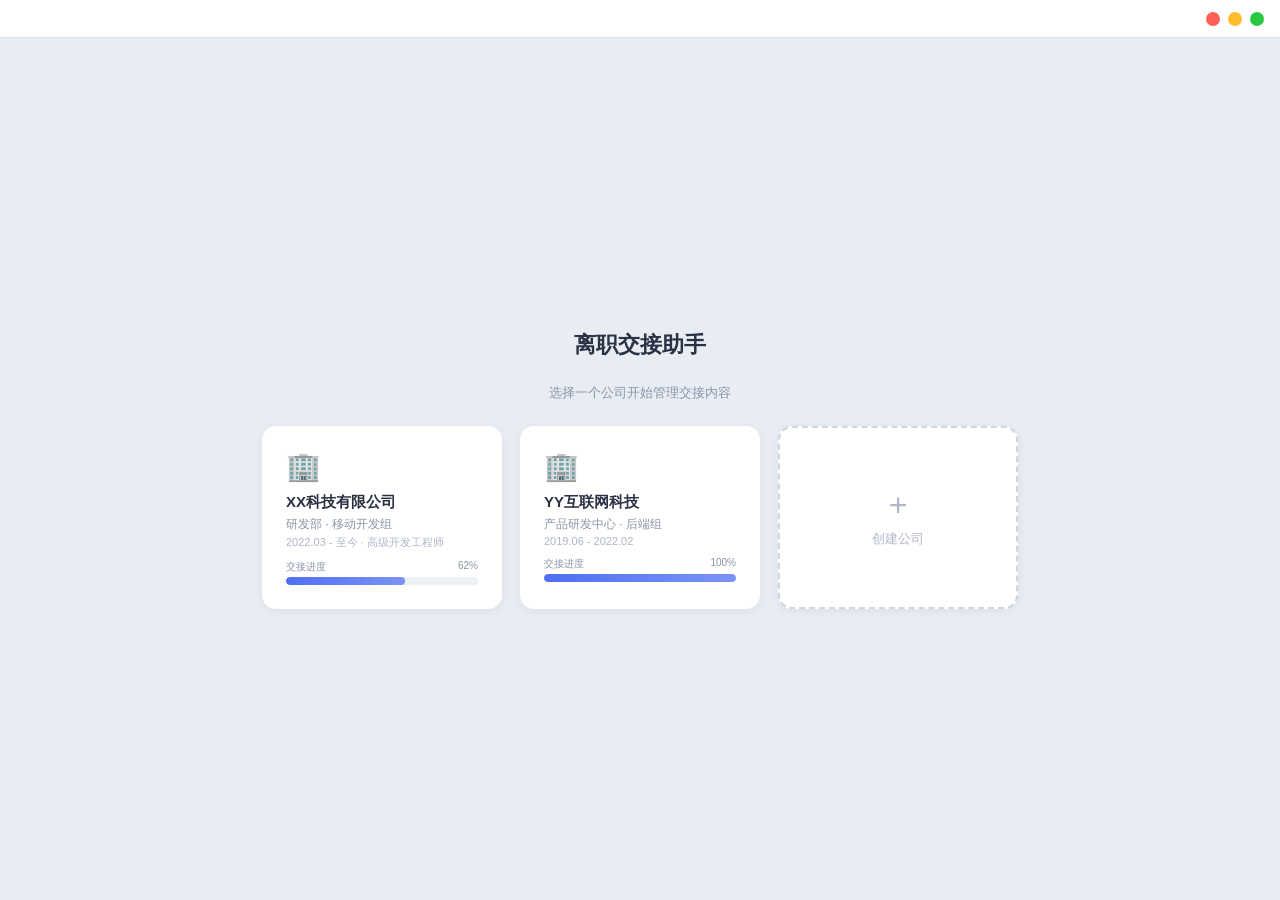
<file: prototype.html>
<!DOCTYPE html>
<html lang="zh-CN">
<head>
<meta charset="UTF-8">
<title>离职交接助手 - 原型 v4</title>
<style>
*{margin:0;padding:0;box-sizing:border-box}
body{font-family:"Segoe UI","Microsoft YaHei",sans-serif;background:#e8ecf3;height:100vh;overflow:hidden;font-size:var(--base-font,12px)}

/* 通用 */
.btn{padding:6px 14px;border-radius:6px;border:none;cursor:pointer;font-size:12px;display:inline-flex;align-items:center;gap:5px;transition:.15s}
.btn-primary{background:#4f6ef4;color:#fff}.btn-primary:hover{background:#3d5ae0}
.btn-outline{background:#fff;color:#4f6ef4;border:1px solid #4f6ef4}.btn-outline:hover{background:#f5f7ff}
.btn-success{background:#67c23a;color:#fff}.btn-success:hover{background:#5ab52e}
.btn-warning{background:#e6a23c;color:#fff}
.btn-sm{padding:4px 10px;font-size:11px}
.btn-ghost{background:transparent;color:#8c93a8;border:none;cursor:pointer;font-size:13px;padding:6px 10px;border-radius:6px}
.btn-ghost:hover{background:rgba(0,0,0,.04);color:#4f6ef4}

.tag{display:inline-block;padding:2px 7px;border-radius:4px;font-size:10px}
.tag-blue{background:#ecf2ff;color:#4f6ef4}.tag-green{background:#eef9e6;color:#67c23a}
.tag-orange{background:#fef6e6;color:#e6a23c}.tag-red{background:#fef0f0;color:#f56c6c}
.tag-gray{background:#f4f4f5;color:#909399}

.card{background:#fff;border-radius:14px;padding:22px;box-shadow:0 1px 6px rgba(0,0,0,.06);margin-bottom:16px}

table{width:100%;border-collapse:collapse}
th{text-align:left;font-size:11px;color:#8c93a8;padding:8px 10px;border-bottom:1px solid #f0f2f5;font-weight:500}
td{padding:10px;border-bottom:1px solid #f5f7fa;font-size:12px;color:#3c4257}
tr:hover td{background:#fafbfe}

.form-group{margin-bottom:12px}
.form-group label{display:block;font-size:12px;color:#3c4257;margin-bottom:4px;font-weight:500}
.form-group input,.form-group select,.form-group textarea{width:100%;padding:7px 10px;border:1px solid #dcdfe6;border-radius:6px;font-size:12px;outline:none}
.form-group input:focus,.form-group select:focus{border-color:#4f6ef4}
.form-group textarea{resize:vertical;min-height:60px}
.form-row{display:grid;grid-template-columns:1fr 1fr;gap:10px}

.modal-overlay{display:none;position:fixed;inset:0;background:rgba(0,0,0,.4);z-index:200;align-items:center;justify-content:center}
.modal-overlay.active{display:flex}
.modal{background:#fff;border-radius:14px;width:520px;max-height:85vh;overflow-y:auto;box-shadow:0 16px 48px rgba(0,0,0,.18)}
.modal-header{padding:16px 20px;border-bottom:1px solid #f0f2f5;display:flex;justify-content:space-between;align-items:center}
.modal-header h3{font-size:15px;color:#2c3143}
.modal-close{background:none;border:none;font-size:20px;cursor:pointer;color:#8c93a8}
.modal-body{padding:20px}
.modal-footer{padding:12px 20px;border-top:1px solid #f0f2f5;display:flex;justify-content:flex-end;gap:8px}

.toggle-row{display:flex;justify-content:space-between;align-items:center;padding:10px 0}
.toggle-row .toggle-label{font-size:12px;color:#3c4257}
.toggle-row .toggle-label small{display:block;color:#8c93a8;font-size:11px;margin-top:2px}
.toggle{width:38px;height:20px;background:#dcdfe6;border-radius:10px;position:relative;cursor:pointer;transition:.2s}
.toggle.on{background:#4f6ef4}
.toggle::after{content:'';position:absolute;top:2px;left:2px;width:16px;height:16px;background:#fff;border-radius:50%;transition:left .2s;box-shadow:0 1px 3px rgba(0,0,0,.15)}
.toggle.on::after{left:20px}

.ai-config-area{background:#f8f9fc;border-radius:8px;padding:16px;margin-top:8px;border:1px dashed #dcdfe6}
.ai-config-area .note{font-size:11px;color:#e6a23c;margin-bottom:10px;display:flex;align-items:center;gap:5px}
.empty-hint{font-size:11px;color:#8c93a8;margin-top:4px;font-style:italic}
.setting-section{margin-bottom:22px}
.setting-section .section-title{font-size:14px;font-weight:600;color:#2c3143;margin-bottom:12px;padding-bottom:8px;border-bottom:1px solid #f0f2f5}

.progress-bar{height:8px;background:#edf0f5;border-radius:4px;overflow:hidden}
.progress-bar .fill{height:100%;border-radius:4px;background:linear-gradient(90deg,#4f6ef4,#7b93f7)}

.checklist{list-style:none}
.checklist li{padding:6px 0;display:flex;align-items:center;gap:8px;font-size:12px;color:#3c4257;border-bottom:1px solid #fafbfe}
.checklist li input[type="checkbox"]{accent-color:#4f6ef4}

/* ============================================================ */
/* 第一层：公司选择                                              */
/* ============================================================ */
.company-page{display:flex;flex-direction:column;height:100vh;background:#e8ecf3}
.company-page.hidden{display:none}

.win-titlebar{height:38px;background:#fff;display:flex;align-items:center;justify-content:flex-end;padding:0 16px;border-bottom:1px solid #e0e3ea;flex-shrink:0}
.win-dots{display:flex;gap:8px}
.win-dots span{width:14px;height:14px;border-radius:50%}
.win-dots .d-red{background:#ff5f57}.win-dots .d-yel{background:#febc2e}.win-dots .d-grn{background:#28c840}

.company-body{flex:1;display:flex;flex-direction:column;align-items:center;justify-content:center;gap:24px;padding:40px}
.company-body h1{font-size:22px;color:#2c3143;font-weight:700}
.company-body p{font-size:13px;color:#8c93a8}
.company-grid{display:flex;gap:18px;flex-wrap:wrap;justify-content:center}
.company-card{width:240px;background:#fff;border-radius:14px;padding:22px;cursor:pointer;transition:.2s;box-shadow:0 2px 10px rgba(0,0,0,.06);border:2px solid transparent}
.company-card:hover{border-color:#4f6ef4;box-shadow:0 6px 20px rgba(79,110,244,.12);transform:translateY(-3px)}
.company-card .cc-icon{font-size:28px;margin-bottom:10px}
.company-card .cc-name{font-size:15px;font-weight:600;color:#2c3143;margin-bottom:4px}
.company-card .cc-dept{font-size:12px;color:#8c93a8;margin-bottom:2px}
.company-card .cc-time{font-size:11px;color:#b0b5c8}
.company-card .cc-progress{margin-top:10px}
.company-card .cc-progress .prog-label{font-size:10px;color:#8c93a8;margin-bottom:3px;display:flex;justify-content:space-between}
.company-card.add{border:2px dashed #d0d5e2;display:flex;flex-direction:column;align-items:center;justify-content:center;color:#b0b5c8;min-height:150px}
.company-card.add:hover{border-color:#4f6ef4;color:#4f6ef4}
.company-card.add .add-icon{font-size:32px;margin-bottom:6px}

/* ============================================================ */
/* 第二层：工作区                                                */
/* ============================================================ */
.workspace{display:none;flex-direction:column;height:100vh;background:#e8ecf3}
.workspace.active{display:flex}

/* 标题栏 */
.ws-titlebar{height:38px;background:#fff;display:flex;align-items:center;padding:0 16px;border-bottom:1px solid #e0e3ea;flex-shrink:0}
.ws-titlebar .ws-left{flex:1;display:flex;align-items:center;gap:12px}
.ws-titlebar .ws-company{font-size:14px;font-weight:600;color:#2c3143}
.ws-titlebar .ws-right{display:flex;align-items:center;gap:10px}
.ai-dot{width:8px;height:8px;border-radius:50%}
.ai-dot.off{background:#c0c4cc}.ai-dot.on{background:#67c23a}
.ai-label{font-size:11px;color:#8c93a8}
.settings-btn{width:32px;height:32px;border-radius:8px;background:#f5f7fa;border:none;cursor:pointer;font-size:16px;display:flex;align-items:center;justify-content:center;transition:.15s}
.settings-btn:hover{background:#ecf2ff}

/* 返回键行 */
.back-bar{height:36px;background:#fff;border-bottom:1px solid #e0e3ea;display:flex;align-items:center;padding:0 16px;flex-shrink:0}
.back-btn{font-size:12px;color:#4f6ef4;cursor:pointer;display:flex;align-items:center;gap:4px;padding:4px 10px;border-radius:6px;transition:.15s}
.back-btn:hover{background:#f5f7ff}
.back-btn .back-company{color:#8c93a8;font-size:11px;margin-left:4px}

/* 滚动内容 */
.ws-content{flex:1;overflow-y:auto;padding:20px 28px 40px;scroll-behavior:smooth}

/* === 倒计时 + 操作 === */
.top-area{display:flex;gap:16px;margin-bottom:18px}
.countdown-box{flex:1;background:linear-gradient(135deg,#4f6ef4,#7b93f7);border-radius:14px;padding:22px 28px;color:#fff;display:flex;align-items:center;justify-content:space-between}
.cd-left .cd-label{font-size:11px;opacity:.75;margin-bottom:2px}
.cd-left .cd-big{font-size:44px;font-weight:800;line-height:1}
.cd-left .cd-unit{font-size:15px;font-weight:400;opacity:.7}
.cd-right{text-align:right}
.cd-right .cd-date{font-size:13px;opacity:.9}
.cd-right .cd-sub{font-size:11px;opacity:.55;margin-top:3px}
.export-btn-box{width:200px;background:#fff;border-radius:14px;padding:18px;box-shadow:0 1px 6px rgba(0,0,0,.06);display:flex;align-items:center;justify-content:center}
.export-btn{width:100%;padding:16px;border-radius:12px;background:linear-gradient(135deg,#67c23a,#85ce61);color:#fff;font-size:15px;font-weight:700;border:none;cursor:pointer;text-align:center;transition:.15s;letter-spacing:1px}
.export-btn:hover{transform:scale(1.02);box-shadow:0 6px 16px rgba(103,194,58,.35)}

/* === 统计 === */
.stat-row{display:grid;grid-template-columns:repeat(4,1fr);gap:12px;margin-bottom:18px}
.stat-card{background:#fff;border-radius:10px;padding:14px 16px;box-shadow:0 1px 4px rgba(0,0,0,.04)}
.stat-card .label{font-size:11px;color:#8c93a8;margin-bottom:4px}
.stat-card .value{font-size:22px;font-weight:700;color:#2c3143}
.stat-card .sub{font-size:11px;margin-top:2px}

/* === 入口卡片（项目/文档/交接） === */
.entry-card{background:#fff;border-radius:14px;padding:20px 22px;box-shadow:0 1px 6px rgba(0,0,0,.06);margin-bottom:14px;cursor:pointer;transition:.15s;border:1px solid #f0f2f5;display:flex;align-items:center;justify-content:space-between}
.entry-card:hover{border-color:#4f6ef4;box-shadow:0 4px 16px rgba(79,110,244,.1);transform:translateY(-1px)}
.entry-left{display:flex;align-items:center;gap:16px}
.entry-icon{font-size:28px}
.entry-info .entry-title{font-size:15px;font-weight:600;color:#2c3143;margin-bottom:4px}
.entry-info .entry-desc{font-size:12px;color:#8c93a8}
.entry-right{display:flex;align-items:center;gap:8px}
.entry-arrow{font-size:14px;color:#c0c6d8}

/* === 子页面 === */
.sub-page{display:none}
.sub-page.active{display:block}
.sub-header{display:flex;align-items:center;justify-content:space-between;margin-bottom:18px}
.sub-header h2{font-size:17px;color:#2c3143}

/* 项目卡片列表 */
.proj-card{background:#fff;border-radius:12px;box-shadow:0 1px 4px rgba(0,0,0,.04);overflow:hidden;border:1px solid #f0f2f5;margin-bottom:10px;transition:.15s}
.proj-card:hover{box-shadow:0 3px 12px rgba(0,0,0,.08)}
.proj-header{padding:14px 18px;display:flex;justify-content:space-between;align-items:center;cursor:pointer}
.proj-header:hover{background:#fafbfe}
.proj-header .ph-left{display:flex;align-items:center;gap:10px}
.proj-header .ph-name{font-size:14px;font-weight:600;color:#2c3143}
.proj-header .ph-arrow{font-size:12px;color:#c0c6d6;transition:transform .2s}
.proj-card.open .ph-arrow{transform:rotate(90deg)}
.proj-body{display:none;border-top:1px solid #f0f2f5;padding:18px;background:#fafbfe}
.proj-card.open .proj-body{display:block}

/* Git流程 */
.git-flow{display:flex;flex-direction:column;gap:4px}
.git-step{display:flex;align-items:center;gap:8px}
.git-num{width:20px;height:20px;background:#4f6ef4;color:#fff;border-radius:50%;font-size:9px;display:flex;align-items:center;justify-content:center;flex-shrink:0}
.git-cmd{background:#1e1e2e;color:#a6e3a1;font-family:monospace;font-size:11px;padding:5px 10px;border-radius:5px;flex:1}
.git-desc{font-size:10px;color:#8c93a8;flex-shrink:0;min-width:70px}
.git-conn{width:20px;display:flex;justify-content:center}
.git-conn::before{content:'│';color:#dcdfe6;font-size:11px}

/* 文档卡片 */
.doc-card{background:#fff;border-radius:10px;padding:14px 16px;box-shadow:0 1px 3px rgba(0,0,0,.04);display:flex;align-items:center;justify-content:space-between;border:1px solid #f0f2f5;margin-bottom:8px;transition:.15s}
.doc-card:hover{border-color:#4f6ef4}
.doc-left{display:flex;align-items:center;gap:12px}
.doc-icon{font-size:24px}
.doc-info .doc-name{font-size:13px;font-weight:600;color:#2c3143}
.doc-info .doc-meta{font-size:11px;color:#8c93a8;margin-top:2px}

/* Tab */
.tabs{display:flex;border-bottom:2px solid #f0f2f5;margin-bottom:16px;gap:0}
.tab-item{padding:10px 20px;font-size:13px;color:#8c93a8;cursor:pointer;border-bottom:2px solid transparent;margin-bottom:-2px;transition:.15s}
.tab-item:hover{color:#4f6ef4}
.tab-item.active{color:#4f6ef4;border-bottom-color:#4f6ef4;font-weight:600}
.tab-panel{display:none}
.tab-panel.active{display:block}

/* 报告弹窗 */
.report-checks{display:grid;grid-template-columns:1fr 1fr;gap:8px}
.report-check{border:1px solid #e4e7ed;border-radius:8px;padding:10px 12px;display:flex;align-items:center;gap:8px;cursor:pointer;transition:.15s}
.report-check:hover{border-color:#4f6ef4;background:#f5f7ff}
.report-check input{accent-color:#4f6ef4;width:15px;height:15px}
.report-check .rc-title{font-size:12px;font-weight:500;color:#2c3143}
.report-check .rc-desc{font-size:10px;color:#8c93a8;margin-top:1px}

/* 时间线 */
.timeline{position:relative;padding-left:24px}
.timeline::before{content:'';position:absolute;left:8px;top:0;bottom:0;width:2px;background:#e4e7ed}
.tl-item{position:relative;padding:0 0 16px}
.tl-item::before{content:'';position:absolute;left:-18px;top:4px;width:10px;height:10px;border-radius:50%;background:#4f6ef4;border:2px solid #fff;box-shadow:0 0 0 2px #4f6ef4}
.tl-item.done::before{background:#67c23a;box-shadow:0 0 0 2px #67c23a}
.tl-item .tl-date{font-size:11px;color:#8c93a8}
.tl-item .tl-content{font-size:12px;color:#2c3143;margin-top:2px}

/* 返回顶部 */
.back-top{position:fixed;right:30px;bottom:30px;width:40px;height:40px;background:#4f6ef4;color:#fff;border-radius:50%;border:none;cursor:pointer;font-size:16px;display:none;align-items:center;justify-content:center;box-shadow:0 4px 12px rgba(79,110,244,.3);z-index:50;transition:.2s}
.back-top:hover{transform:translateY(-2px)}
.back-top.show{display:flex}
</style>
</head>
<body>

<!-- ==================== 第一层：公司选择 ==================== -->
<div class="company-page" id="companyPage">
    <div class="win-titlebar">
        <div class="win-dots"><span class="d-red"></span><span class="d-yel"></span><span class="d-grn"></span></div>
    </div>
    <div class="company-body">
        <h1>离职交接助手</h1>
        <p>选择一个公司开始管理交接内容</p>
        <div class="company-grid">
            <div class="company-card" onclick="enterWorkspace('XX科技有限公司')">
                <div class="cc-icon">🏢</div>
                <div class="cc-name">XX科技有限公司</div>
                <div class="cc-dept">研发部 · 移动开发组</div>
                <div class="cc-time">2022.03 - 至今 · 高级开发工程师</div>
                <div class="cc-progress">
                    <div class="prog-label"><span>交接进度</span><span>62%</span></div>
                    <div class="progress-bar"><div class="fill" style="width:62%"></div></div>
                </div>
            </div>
            <div class="company-card" onclick="enterWorkspace('YY互联网科技')">
                <div class="cc-icon">🏢</div>
                <div class="cc-name">YY互联网科技</div>
                <div class="cc-dept">产品研发中心 · 后端组</div>
                <div class="cc-time">2019.06 - 2022.02</div>
                <div class="cc-progress">
                    <div class="prog-label"><span>交接进度</span><span>100%</span></div>
                    <div class="progress-bar"><div class="fill" style="width:100%"></div></div>
                </div>
            </div>
            <div class="company-card add" onclick="openModal('companyModal')">
                <div class="add-icon">+</div>
                <div style="font-size:13px">创建公司</div>
            </div>
        </div>
    </div>
</div>

<!-- ==================== 第二层：工作区 ==================== -->
<div class="workspace" id="workspace">
    <!-- 标题栏 -->
    <div class="ws-titlebar">
        <div class="ws-left">
            <span class="ws-company" id="wsCompanyName">XX科技有限公司</span>
        </div>
        <div class="ws-right">
            <div class="ai-dot off" id="aiDot"></div>
            <span class="ai-label" id="aiLabel">AI 未配置</span>
            <button class="settings-btn" onclick="openModal('settingsModal')" title="设置">⚙</button>
            <div class="win-dots"><span class="d-red"></span><span class="d-yel"></span><span class="d-grn"></span></div>
        </div>
    </div>
    <!-- 返回键行 -->
    <div class="back-bar">
        <div class="back-btn" onclick="goHome()">← 返回<span class="back-company" id="backHint"></span></div>
    </div>

    <!-- 滚动内容 -->
    <div class="ws-content" id="wsContent">

        <!-- ========== 主页 ========== -->
        <div class="sub-page active" id="page-home">
            <!-- 倒计时 + 生成报告 -->
            <div class="top-area">
                <div class="countdown-box">
                    <div class="cd-left">
                        <div class="cd-label">距离离职还有</div>
                        <div class="cd-big">38 <span class="cd-unit">天</span></div>
                    </div>
                    <div class="cd-right">
                        <div class="cd-date">📅 离职日期：2026-06-15</div>
                        <div class="cd-sub">剩余 5 周 3 天</div>
                    </div>
                </div>
                <div class="export-btn-box">
                    <button class="export-btn" onclick="openModal('reportModal')">📋<br>生成报告</button>
                </div>
            </div>

            <!-- 统计 -->
            <div class="stat-row">
                <div class="stat-card"><div class="label">项目数量</div><div class="value">3</div><div class="sub" style="color:#67c23a">1个进行中</div></div>
                <div class="stat-card"><div class="label">待办事项</div><div class="value">5</div><div class="sub" style="color:#e6a23c">2个未完成</div></div>
                <div class="stat-card"><div class="label">账号数量</div><div class="value">4</div><div class="sub" style="color:#e6a23c">2个待交接</div></div>
                <div class="stat-card"><div class="label">交接进度</div><div class="value">62%</div><div class="progress-bar" style="margin-top:6px"><div class="fill" style="width:62%"></div></div></div>
            </div>

            <!-- 项目管理入口卡片 -->
            <div class="entry-card" onclick="goPage('page-project')">
                <div class="entry-left">
                    <div class="entry-icon">📁</div>
                    <div class="entry-info">
                        <div class="entry-title">项目管理</div>
                        <div class="entry-desc">3个项目 · 用户中心、商城模块、推送服务</div>
                    </div>
                </div>
                <div class="entry-right"><span class="entry-arrow">▶</span></div>
            </div>

            <!-- 交接信息入口卡片 -->
            <div class="entry-card" onclick="goPage('page-handover')">
                <div class="entry-left">
                    <div class="entry-icon">🔄</div>
                    <div class="entry-info">
                        <div class="entry-title">交接信息</div>
                        <div class="entry-desc">账号交接 · 待办事项 · 联系人 · 交接日程</div>
                    </div>
                </div>
                <div class="entry-right"><span class="entry-arrow">▶</span></div>
            </div>
        </div>

        <!-- ========== 项目管理子页面 ========== -->
        <div class="sub-page" id="page-project">
            <div class="sub-header">
                <h2>📁 项目管理</h2>
                <div style="display:flex;gap:8px">
                    <button class="btn btn-outline" onclick="alert('演示：将项目清单导出为独立HTML文件')">导出HTML</button>
                    <button class="btn btn-primary" onclick="openModal('moduleModal')">+ 添加模块</button>
                </div>
            </div>

            <!-- 模块1：Android 应用 -->
            <div class="proj-card open" id="mod1">
                <div class="proj-header" onclick="toggleProj('mod1')">
                    <div class="ph-left"><span class="ph-name">📂 Android 应用</span><span class="tag tag-gray">2个项目</span></div>
                    <span class="ph-arrow">▶</span>
                </div>
                <div class="proj-body">
                    <!-- 模块内的项目列表 -->
                    <div style="display:flex;justify-content:flex-end;gap:6px;margin-bottom:10px"><button class="btn btn-primary btn-sm" onclick="openModal('projectModal')">+ 添加项目</button><button class="btn btn-outline btn-sm" onclick="openModal('moduleModal')">+ 添加子模块</button></div>

                    <!-- 项目：用户中心 -->
                    <div class="proj-card open" id="proj1" style="margin-bottom:10px">
                        <div class="proj-header" onclick="toggleProj('proj1')">
                            <div class="ph-left"><span class="ph-name">📱 用户中心</span><span class="tag tag-green">v2.1 已完成</span></div>
                            <span class="ph-arrow">▶</span>
                        </div>
                        <div class="proj-body">
                            <div class="form-group">
                                <label>项目地址</label>
                                <div style="display:flex;gap:6px">
                                    <input value="D:\Projects\android\user-center" readonly style="flex:1">
                                    <button class="btn btn-outline btn-sm">📁 浏览</button>
                                </div>
                            </div>
                            <div style="display:flex;gap:6px;margin-bottom:12px;flex-wrap:wrap">
                                <button class="btn btn-primary btn-sm" onclick="autoFill('tech1')">🤖 生成技术栈</button>
                                <button class="btn btn-primary btn-sm" onclick="autoFill('git1')">🤖 生成Git地址</button>
                                <button class="btn btn-primary btn-sm" onclick="autoFill('desc1')">🤖 生成简介</button>
                                <button class="btn btn-success btn-sm">🤖 一键全部生成</button>
                            </div>
                            <div class="form-row">
                                <div class="form-group"><label>技术栈</label><input id="tech1" value="Kotlin, MVVM, Room, Retrofit, Hilt"></div>
                                <div class="form-group"><label>Git 地址</label><input id="git1" value="https://git.xx.com/android/user-center.git"></div>
                            </div>
                            <div class="form-group"><label>简介</label><textarea id="desc1">用户注册、登录、个人信息管理、权限管理等核心功能。MVVM架构，Kotlin语言开发。</textarea></div>
                            <div style="display:flex;gap:6px;margin-bottom:14px">
                                <button class="btn btn-primary btn-sm">🤖 AI生成交接文档</button>
                                <span style="font-size:11px;color:#8c93a8;display:flex;align-items:center">→ 保存至 项目地址/jiaojie/交接文档.md</span>
                            </div>
                            <!-- Git操作 -->
                            <div style="background:#fff;border:1px solid #e4e7ed;border-radius:10px;padding:14px">
                                <div style="font-size:12px;font-weight:600;color:#2c3143;margin-bottom:8px">🔀 Git 操作</div>
                                <div style="font-size:11px;color:#3c4257;font-weight:600;margin-bottom:6px">最近提交</div>
                                <div style="background:#f5f7fa;border-radius:6px;padding:8px 10px;font-family:monospace;font-size:11px;line-height:1.8;margin-bottom:10px">
                                    <div><span style="color:#67c23a">a3f2c1d</span> feat: 用户权限模块重构 <span style="color:#b0b5c8">— 2小时前</span></div>
                                    <div><span style="color:#67c23a">b7e4a90</span> fix: Token刷新问题 <span style="color:#b0b5c8">— 昨天</span></div>
                                    <div><span style="color:#67c23a">c1d8f33</span> docs: API对接文档 <span style="color:#b0b5c8">— 3天前</span></div>
                                </div>
                                <div style="font-size:11px;color:#3c4257;font-weight:600;margin-bottom:6px">命令流程</div>
                                <div class="git-flow">
                                    <div class="git-step"><div class="git-num">1</div><div class="git-cmd">git status</div><div class="git-desc">查看状态</div><button class="btn btn-ghost btn-sm" style="font-size:10px;padding:2px 6px">✏️</button><button class="btn btn-ghost btn-sm" style="font-size:10px;padding:2px 6px;color:#f56c6c">✕</button></div>
                                    <div class="git-conn"></div>
                                    <div class="git-step"><div class="git-num">2</div><div class="git-cmd">git add .</div><div class="git-desc">暂存修改</div><button class="btn btn-ghost btn-sm" style="font-size:10px;padding:2px 6px">✏️</button><button class="btn btn-ghost btn-sm" style="font-size:10px;padding:2px 6px;color:#f56c6c">✕</button></div>
                                    <div class="git-conn"></div>
                                    <div class="git-step"><div class="git-num">3</div><div class="git-cmd">git commit -m "feat: 完成交接"</div><div class="git-desc">本地提交</div><button class="btn btn-ghost btn-sm" style="font-size:10px;padding:2px 6px">✏️</button><button class="btn btn-ghost btn-sm" style="font-size:10px;padding:2px 6px;color:#f56c6c">✕</button></div>
                                    <div class="git-conn"></div>
                                    <div class="git-step"><div class="git-num">4</div><div class="git-cmd">git push origin handover</div><div class="git-desc">推送远程</div><button class="btn btn-ghost btn-sm" style="font-size:10px;padding:2px 6px">✏️</button><button class="btn btn-ghost btn-sm" style="font-size:10px;padding:2px 6px;color:#f56c6c">✕</button></div>
                                </div>
                                <button class="btn btn-outline btn-sm" style="margin-top:8px">+ 添加命令</button>
                                <div style="display:flex;gap:6px;margin-top:10px">
                                    <button class="btn btn-success btn-sm">▶ 逐步执行</button>
                                    <button class="btn btn-warning btn-sm">⚡ 一键执行</button>
                                    <button class="btn btn-outline btn-sm">💾 保存模板</button>
                                </div>
                            </div>
                        </div>
                    </div>

                    <!-- 项目：商城模块 -->
                    <div class="proj-card" id="proj2">
                        <div class="proj-header" onclick="toggleProj('proj2')">
                            <div class="ph-left"><span class="ph-name">🛒 商城模块</span><span class="tag tag-orange">v1.5 进行中</span></div>
                            <span class="ph-arrow">▶</span>
                        </div>
                        <div class="proj-body">
                            <div class="form-group">
                                <label>项目地址</label>
                                <div style="display:flex;gap:6px">
                                    <input value="D:\Projects\android\mall" readonly style="flex:1">
                                    <button class="btn btn-outline btn-sm">📁 浏览</button>
                                </div>
                            </div>
                            <div style="display:flex;gap:6px;margin-bottom:12px;flex-wrap:wrap">
                                <button class="btn btn-primary btn-sm" onclick="autoFill('tech2')">🤖 生成技术栈</button>
                                <button class="btn btn-primary btn-sm" onclick="autoFill('git2')">🤖 生成Git地址</button>
                                <button class="btn btn-primary btn-sm" onclick="autoFill('desc2')">🤖 生成简介</button>
                                <button class="btn btn-success btn-sm">🤖 一键全部生成</button>
                            </div>
                            <div class="form-row">
                                <div class="form-group"><label>技术栈</label><input id="tech2" value="" placeholder="点击上方按钮自动生成"></div>
                                <div class="form-group"><label>Git 地址</label><input id="git2" value="" placeholder="点击上方按钮自动生成"></div>
                            </div>
                            <div class="form-group"><label>简介</label><textarea id="desc2" placeholder="点击上方按钮自动生成"></textarea></div>
                        </div>
                    </div>
                </div>
            </div>

            <!-- 模块2：后端服务 -->
            <div class="proj-card" id="mod2">
                <div class="proj-header" onclick="toggleProj('mod2')">
                    <div class="ph-left"><span class="ph-name">📂 后端服务</span><span class="tag tag-gray">1个项目</span></div>
                    <span class="ph-arrow">▶</span>
                </div>
                <div class="proj-body">
                    <div style="display:flex;justify-content:flex-end;gap:6px;margin-bottom:10px"><button class="btn btn-primary btn-sm" onclick="openModal('projectModal')">+ 添加项目</button><button class="btn btn-outline btn-sm" onclick="openModal('moduleModal')">+ 添加子模块</button></div>
                    <div class="proj-card" id="proj3">
                        <div class="proj-header" onclick="toggleProj('proj3')">
                            <div class="ph-left"><span class="ph-name">🔔 推送服务</span><span class="tag tag-green">v3.0 已完成</span></div>
                            <span class="ph-arrow">▶</span>
                        </div>
                        <div class="proj-body">
                            <div class="form-group">
                                <label>项目地址</label>
                                <div style="display:flex;gap:6px">
                                    <input value="/server/push-service" readonly style="flex:1">
                                    <button class="btn btn-outline btn-sm">📁 浏览</button>
                                </div>
                            </div>
                            <div style="display:flex;gap:6px;margin-bottom:12px;flex-wrap:wrap">
                                <button class="btn btn-primary btn-sm">🤖 生成技术栈</button>
                                <button class="btn btn-primary btn-sm">🤖 生成Git地址</button>
                                <button class="btn btn-primary btn-sm">🤖 生成简介</button>
                                <button class="btn btn-success btn-sm">🤖 一键全部生成</button>
                            </div>
                            <div class="form-row">
                                <div class="form-group"><label>技术栈</label><input value="Java, Spring Boot, MQTT"></div>
                                <div class="form-group"><label>Git 地址</label><input value="https://git.xx.com/server/push-service.git"></div>
                            </div>
                            <div class="form-group"><label>简介</label><textarea>基于MQTT的消息推送服务，支持批量推送、定时推送、消息回执。已上线稳定运行。</textarea></div>
                        </div>
                    </div>

                    <!-- 子模块示例 -->
                    <div class="proj-card" id="submod1">
                        <div class="proj-header" onclick="toggleProj('submod1')">
                            <div class="ph-left"><span class="ph-name">📂 微服务模块</span><span class="tag tag-gray">1个项目</span></div>
                            <span class="ph-arrow">▶</span>
                        </div>
                        <div class="proj-body">
                            <div style="display:flex;justify-content:flex-end;gap:6px;margin-bottom:10px"><button class="btn btn-primary btn-sm" onclick="openModal('projectModal')">+ 添加项目</button><button class="btn btn-outline btn-sm" onclick="openModal('moduleModal')">+ 添加子模块</button></div>
                            <div class="proj-card" id="proj4">
                                <div class="proj-header" onclick="toggleProj('proj4')">
                                    <div class="ph-left"><span class="ph-name">⚙ 用户服务 API</span><span class="tag tag-green">v4.2 已完成</span></div>
                                    <span class="ph-arrow">▶</span>
                                </div>
                                <div class="proj-body">
                                    <div class="form-group">
                                        <label>项目地址</label>
                                        <div style="display:flex;gap:6px">
                                            <input value="/server/user-service" readonly style="flex:1">
                                            <button class="btn btn-outline btn-sm">📁 浏览</button>
                                        </div>
                                    </div>
                                    <div style="display:flex;gap:6px;margin-bottom:12px;flex-wrap:wrap">
                                        <button class="btn btn-primary btn-sm">🤖 生成技术栈</button>
                                        <button class="btn btn-primary btn-sm">🤖 生成Git地址</button>
                                        <button class="btn btn-primary btn-sm">🤖 生成简介</button>
                                        <button class="btn btn-success btn-sm">🤖 一键全部生成</button>
                                    </div>
                                    <div class="form-row">
                                        <div class="form-group"><label>技术栈</label><input value="Java, Spring Boot, MyBatis-Plus"></div>
                                        <div class="form-group"><label>Git 地址</label><input value="https://git.xx.com/server/user-service.git"></div>
                                    </div>
                                    <div class="form-group"><label>简介</label><textarea>用户中心后端API服务，提供用户注册、登录、权限管理等RESTful接口。</textarea></div>
                                </div>
                            </div>
                        </div>
                    </div>
                </div>
            </div>
        </div>

        <!-- ========== 交接信息子页面（Tab） ========== -->
        <div class="sub-page" id="page-handover">
            <div class="sub-header"><h2>🔄 交接信息</h2></div>
            <div class="card">
                <div class="tabs">
                    <div class="tab-item active" onclick="switchTab('tab-account',this)">🔑 账号交接</div>
                    <div class="tab-item" onclick="switchTab('tab-todo',this)">✅ 待办事项</div>
                    <div class="tab-item" onclick="switchTab('tab-contact',this)">👥 联系人</div>
                    <div class="tab-item" onclick="switchTab('tab-schedule',this)">📅 交接日程</div>
                </div>
                <!-- 账号 -->
                <div class="tab-panel active" id="tab-account">
                    <div style="display:flex;justify-content:flex-end;margin-bottom:10px"><button class="btn btn-primary btn-sm" onclick="openModal('accountModal')">+ 添加账号</button></div>
                    <table>
                        <thead><tr><th>系统/平台</th><th>类型</th><th>用途</th><th>状态</th><th>操作</th></tr></thead>
                        <tbody>
                            <tr><td><b>GitLab</b></td><td><span class="tag tag-blue">代码仓库</span></td><td>项目源码管理</td><td><span class="tag tag-green">已交接</span></td><td><button class="btn btn-outline btn-sm">编辑</button></td></tr>
                            <tr><td><b>阿里云控制台</b></td><td><span class="tag tag-orange">云服务</span></td><td>服务器、CDN、OSS</td><td><span class="tag tag-orange">待交接</span></td><td><button class="btn btn-outline btn-sm">编辑</button></td></tr>
                            <tr><td><b>MySQL 生产库</b></td><td><span class="tag tag-red">数据库</span></td><td>用户中心生产库</td><td><span class="tag tag-orange">待交接</span></td><td><button class="btn btn-outline btn-sm">编辑</button></td></tr>
                            <tr><td><b>企业微信后台</b></td><td><span class="tag tag-gray">办公</span></td><td>机器人、应用管理</td><td><span class="tag tag-green">已交接</span></td><td><button class="btn btn-outline btn-sm">编辑</button></td></tr>
                        </tbody>
                    </table>
                    <div style="font-size:11px;color:#e6a23c;margin-top:10px">⚠️ 密码加密存储，报告不含明文</div>
                </div>
                <!-- 待办 -->
                <div class="tab-panel" id="tab-todo">
                    <div style="display:flex;justify-content:flex-end;margin-bottom:10px"><button class="btn btn-primary btn-sm">+ 添加待办</button></div>
                    <div style="margin-bottom:12px">
                        <div style="font-size:12px;font-weight:600;color:#2c3143;margin-bottom:8px">🔴 进行中</div>
                        <ul class="checklist">
                            <li><input type="checkbox"> <b>商城模块v1.5</b> — 购物车80%，剩余优惠券逻辑 <span class="tag tag-red" style="margin-left:6px">紧急</span></li>
                            <li><input type="checkbox"> <b>用户中心性能优化</b> — 首页加载优化60% <span class="tag tag-orange" style="margin-left:6px">重要</span></li>
                        </ul>
                    </div>
                    <div style="margin-bottom:12px">
                        <div style="font-size:12px;font-weight:600;color:#2c3143;margin-bottom:8px">🟢 已完成</div>
                        <ul class="checklist">
                            <li><input type="checkbox" checked disabled> 推送服务v3.0升级 — 已上线</li>
                            <li><input type="checkbox" checked disabled> 用户中心API对接 — 已完成</li>
                        </ul>
                    </div>
                    <div>
                        <div style="font-size:12px;font-weight:600;color:#2c3143;margin-bottom:8px">🐛 已知问题</div>
                        <table>
                            <thead><tr><th>问题</th><th>项目</th><th>严重程度</th><th>说明</th></tr></thead>
                            <tbody>
                                <tr><td>大图加载OOM</td><td>商城模块</td><td><span class="tag tag-orange">中</span></td><td>建议Glide降采样</td></tr>
                                <tr><td>Token并发刷新失效</td><td>用户中心</td><td><span class="tag tag-red">高</span></td><td>并发时需加锁</td></tr>
                            </tbody>
                        </table>
                    </div>
                </div>
                <!-- 联系人 -->
                <div class="tab-panel" id="tab-contact">
                    <div style="display:flex;justify-content:flex-end;margin-bottom:10px"><button class="btn btn-primary btn-sm">+ 添加联系人</button></div>
                    <table>
                        <thead><tr><th>姓名</th><th>角色</th><th>负责接手</th><th>联系方式</th><th>备注</th></tr></thead>
                        <tbody>
                            <tr><td><b>张经理</b></td><td>直属上级</td><td>整体交接负责人</td><td>zhang@xx.com</td><td>每周三下午可交接</td></tr>
                            <tr><td><b>李明</b></td><td>同事</td><td>用户中心 + 推送服务</td><td>liming@xx.com</td><td>熟悉Kotlin</td></tr>
                            <tr><td><b>王伟</b></td><td>同事</td><td>商城模块</td><td>wangwei@xx.com</td><td>需熟悉MVVM</td></tr>
                            <tr><td><b>赵运维</b></td><td>运维</td><td>服务器/CI相关</td><td>zhao@xx.com</td><td>负责账号权限变更</td></tr>
                        </tbody>
                    </table>
                </div>
                <!-- 日程 -->
                <div class="tab-panel" id="tab-schedule">
                    <div style="display:flex;justify-content:flex-end;margin-bottom:10px"><button class="btn btn-primary btn-sm">+ 添加事项</button></div>
                    <div class="timeline">
                        <div class="tl-item done"><div class="tl-date">2026-05-06</div><div class="tl-content">提交离职申请 <span class="tag tag-green" style="margin-left:4px">已完成</span></div></div>
                        <div class="tl-item done"><div class="tl-date">2026-05-08</div><div class="tl-content">填写项目详情、导入文档 <span class="tag tag-green" style="margin-left:4px">已完成</span></div></div>
                        <div class="tl-item done"><div class="tl-date">2026-05-09</div><div class="tl-content">整理账号和权限清单 <span class="tag tag-green" style="margin-left:4px">已完成</span></div></div>
                        <div class="tl-item"><div class="tl-date">2026-05-12 14:00</div><div class="tl-content">与李明交接「用户中心」「推送服务」 <span class="tag tag-blue" style="margin-left:4px">即将到来</span></div></div>
                        <div class="tl-item"><div class="tl-date">2026-05-15</div><div class="tl-content">与王伟交接「商城模块」 <span class="tag tag-gray" style="margin-left:4px">待进行</span></div></div>
                        <div class="tl-item"><div class="tl-date">2026-05-20</div><div class="tl-content">导出完整交接报告，提交上级审核</div></div>
                        <div class="tl-item"><div class="tl-date">2026-06-15</div><div class="tl-content">正式离职 · 设备归还 · HR签字 <span class="tag tag-red" style="margin-left:4px">最后一天</span></div></div>
                    </div>
                </div>
            </div>
        </div>

    </div>
</div>

<!-- 返回顶部 -->
<button class="back-top" id="backTop" onclick="document.getElementById('wsContent').scrollTo({top:0,behavior:'smooth'})">↑</button>

<!-- ==================== 弹窗 ==================== -->

<!-- 创建公司 -->
<div class="modal-overlay" id="companyModal">
    <div class="modal">
        <div class="modal-header"><h3>创建公司</h3><button class="modal-close" onclick="closeModal('companyModal')">&times;</button></div>
        <div class="modal-body">
            <div class="form-row"><div class="form-group"><label>公司名称</label><input placeholder="请输入公司名称"></div><div class="form-group"><label>所在部门</label><input placeholder="如：研发部"></div></div>
            <div class="form-row"><div class="form-group"><label>职位</label><input placeholder="你的职位"></div><div class="form-group"><label>直属上级</label><input placeholder="上级姓名"></div></div>
            <div class="form-row"><div class="form-group"><label>入职日期</label><input type="date"></div><div class="form-group"><label>预计离职日期</label><input type="date"></div></div>
            <div class="form-group"><label>备注</label><textarea placeholder="补充说明（选填）"></textarea></div>
        </div>
        <div class="modal-footer"><button class="btn btn-outline" onclick="closeModal('companyModal')">取消</button><button class="btn btn-primary">确认创建</button></div>
    </div>
</div>

<!-- 添加模块 -->
<div class="modal-overlay" id="moduleModal">
    <div class="modal">
        <div class="modal-header"><h3>添加模块</h3><button class="modal-close" onclick="closeModal('moduleModal')">&times;</button></div>
        <div class="modal-body">
            <div class="form-group"><label>模块名称</label><input placeholder="如：Android 应用、后端服务、前端项目"></div>
            <div class="form-group"><label>备注</label><input placeholder="模块说明（选填）"></div>
            <div style="font-size:11px;color:#8c93a8;margin-top:6px">💡 创建后可在模块内添加具体项目</div>
        </div>
        <div class="modal-footer"><button class="btn btn-outline" onclick="closeModal('moduleModal')">取消</button><button class="btn btn-primary">确认创建</button></div>
    </div>
</div>

<!-- 添加项目 -->
<div class="modal-overlay" id="projectModal">
    <div class="modal">
        <div class="modal-header"><h3>添加项目</h3><button class="modal-close" onclick="closeModal('projectModal')">&times;</button></div>
        <div class="modal-body">
            <div class="form-group"><label>项目名称</label><input placeholder="项目名称"></div>
            <div class="form-row">
                <div class="form-group"><label>版本号</label><input placeholder="如：v1.0"></div>
                <div class="form-group"><label>状态</label><select><option>进行中</option><option>已完成</option><option>维护中</option></select></div>
            </div>
            <div class="form-group">
                <label>项目地址</label>
                <div style="display:flex;gap:6px">
                    <input placeholder="D:\Projects\your-project 或选择文件夹" style="flex:1">
                    <button class="btn btn-outline">📁 浏览</button>
                </div>
                <div style="font-size:11px;color:#8c93a8;margin-top:4px">💡 填入项目地址后，可自动生成技术栈、Git地址和简介</div>
            </div>
        </div>
        <div class="modal-footer"><button class="btn btn-outline" onclick="closeModal('projectModal')">取消</button><button class="btn btn-primary">确认添加</button></div>
    </div>
</div>

<!-- 添加账号 -->
<div class="modal-overlay" id="accountModal">
    <div class="modal">
        <div class="modal-header"><h3>添加账号</h3><button class="modal-close" onclick="closeModal('accountModal')">&times;</button></div>
        <div class="modal-body">
            <div class="form-row"><div class="form-group"><label>系统/平台</label><input placeholder="如：GitLab"></div><div class="form-group"><label>类型</label><select><option>代码仓库</option><option>云服务</option><option>数据库</option><option>CI/CD</option><option>办公系统</option><option>其他</option></select></div></div>
            <div class="form-group"><label>用途</label><input placeholder="该账号用于什么"></div>
            <div class="form-group"><label>交接状态</label><select><option>待交接</option><option>已交接</option><option>不需要交接</option></select></div>
        </div>
        <div class="modal-footer"><button class="btn btn-outline" onclick="closeModal('accountModal')">取消</button><button class="btn btn-primary">确认添加</button></div>
    </div>
</div>

<!-- 生成报告 -->
<div class="modal-overlay" id="reportModal">
    <div class="modal" style="width:560px">
        <div class="modal-header"><h3>📋 生成交接报告</h3><button class="modal-close" onclick="closeModal('reportModal')">&times;</button></div>
        <div class="modal-body">
            <div style="font-size:12px;color:#8c93a8;margin-bottom:12px">勾选需要包含的内容</div>
            <div class="report-checks">
                <label class="report-check"><input type="checkbox" checked><div><div class="rc-title">🏢 公司基本信息</div><div class="rc-desc">公司名称、部门、在职时间</div></div></label>
                <label class="report-check"><input type="checkbox" checked><div><div class="rc-title">📁 项目清单</div><div class="rc-desc">所有项目 · Git地址 · 技术栈</div></div></label>
                <label class="report-check"><input type="checkbox" checked><div><div class="rc-title">🔑 账号交接清单</div><div class="rc-desc">所有账号 · 不含密码明文</div></div></label>
                <label class="report-check"><input type="checkbox" checked><div><div class="rc-title">✅ 待办事项及问题</div><div class="rc-desc">待办事项 · 已知Bug</div></div></label>
                <label class="report-check"><input type="checkbox" checked><div><div class="rc-title">👥 联系人信息</div><div class="rc-desc">对接人及接手分配</div></div></label>
                <label class="report-check"><input type="checkbox" checked><div><div class="rc-title">📅 交接日程</div><div class="rc-desc">时间节点</div></div></label>
            </div>
            <div class="form-row" style="margin-top:14px">
                <div class="form-group"><label>导出格式</label><select><option>Word (.docx)</option><option>Markdown (.md)</option></select></div>
                <div class="form-group"><label>文件名</label><input placeholder="默认自动生成"></div>
            </div>
            <div class="form-row" style="margin-top:8px">
                <div class="form-group" style="flex:1"><label>保存目录</label><div style="display:flex;gap:8px"><input style="flex:1" placeholder="默认桌面"><button class="btn btn-outline btn-sm">浏览</button></div></div>
            </div>
        </div>
        <div class="modal-footer">
            <button class="btn btn-outline" onclick="closeModal('reportModal')">取消</button>
            <button class="btn btn-success">📋 生成并导出</button>
        </div>
    </div>
</div>

<!-- 设置 -->
<div class="modal-overlay" id="settingsModal">
    <div class="modal" style="width:540px">
        <div class="modal-header"><h3>⚙ 设置</h3><button class="modal-close" onclick="closeModal('settingsModal')">&times;</button></div>
        <div class="modal-body">
            <div class="setting-section">
                <div class="section-title">🤖 AI 功能</div>
                <div class="toggle-row">
                    <div class="toggle-label">启用 AI 辅助<small>文档分析、自动生成交接文档</small></div>
                    <div class="toggle" id="aiToggle" onclick="toggleAI()"></div>
                </div>
                <div class="ai-config-area" id="aiConfigArea" style="display:none">
                    <div class="note">⚠️ 必须完成配置才能使用AI功能</div>
                    <div class="form-row">
                        <div class="form-group"><label>AI 提供商</label>
                            <select id="aiProvider" onchange="changeProvider()">
                                <option value="claude">Claude (Anthropic)</option>
                                <option value="openai">OpenAI</option>
                                <option value="custom">自定义</option>
                            </select>
                        </div>
                        <div class="form-group"><label>API Key</label><input type="password" placeholder="sk-ant-xxxxx"></div>
                    </div>
                    <div class="form-group">
                        <label>Base URL</label>
                        <input id="baseUrl" value="https://api.anthropic.com">
                        <div class="empty-hint">可修改为代理/中转地址</div>
                    </div>
                    <div class="form-group">
                        <label>模型</label>
                        <div style="display:flex;gap:6px">
                            <select id="modelSelect" style="flex:1">
                                <option value="claude-sonnet-4-6">Claude Sonnet 4.6（推荐）</option>
                                <option value="claude-opus-4-6">Claude Opus 4.6（最强）</option>
                                <option value="claude-haiku-4-5">Claude Haiku 4.5（最快）</option>
                            </select>
                            <input id="customModel" placeholder="自定义模型名" style="flex:1;display:none">
                        </div>
                        <label style="font-size:11px;display:flex;align-items:center;gap:4px;color:#8c93a8;margin-top:4px"><input type="checkbox" id="useCustomModel" onchange="toggleCustomModel()"> 手动输入模型名</label>
                    </div>
                    <button class="btn btn-primary btn-sm" onclick="testAI()">🔌 测试连接</button>
                </div>
            </div>
            <div class="setting-section">
                <div class="section-title">🔤 界面设置</div>
                <div class="form-group">
                    <label>字体缩放</label>
                    <div style="display:flex;align-items:center;gap:10px">
                        <button class="btn btn-outline btn-sm" onclick="changeFont(-5)" style="font-size:14px;font-weight:700">A-</button>
                        <span id="fontSizeLabel" style="font-size:14px;font-weight:600;color:#2c3143;min-width:44px;text-align:center">100%</span>
                        <button class="btn btn-outline btn-sm" onclick="changeFont(5)" style="font-size:14px;font-weight:700">A+</button>
                        <button class="btn btn-ghost btn-sm" onclick="resetFont()">重置</button>
                    </div>
                    <div style="font-size:11px;color:#8c93a8;margin-top:4px">每次调整 ±5%，范围 80% ~ 150%</div>
                </div>
            </div>
            <div class="setting-section">
                <div class="section-title">📤 导出配置</div>
                <div class="form-row">
                    <div class="form-group"><label>默认格式</label><select><option>Word (.docx)</option><option>Markdown</option></select></div>
                    <div class="form-group"><label>导出目录</label><input value="D:\Documents\交接文档\"></div>
                </div>
            </div>
            <div class="setting-section">
                <div class="section-title">💾 数据</div>
                <div class="toggle-row"><div class="toggle-label">自动保存</div><div class="toggle on"></div></div>
                <div style="display:flex;gap:6px;margin-top:8px">
                    <button class="btn btn-outline btn-sm">📦 备份</button>
                    <button class="btn btn-outline btn-sm">📥 导入</button>
                    <button class="btn btn-sm" style="background:#fef0f0;color:#f56c6c;border:none">🗑 清空</button>
                </div>
            </div>
        </div>
        <div class="modal-footer"><button class="btn btn-outline" onclick="closeModal('settingsModal')">取消</button><button class="btn btn-success btn-sm">💾 保存</button></div>
    </div>
</div>

<script>
/* 公司 → 工作区 */
function enterWorkspace(name){
    document.getElementById('companyPage').classList.add('hidden');
    document.getElementById('workspace').classList.add('active');
    document.getElementById('wsCompanyName').textContent=name;
    goPage('page-home');
}
function backToCompanyList(){
    document.getElementById('workspace').classList.remove('active');
    document.getElementById('companyPage').classList.remove('hidden');
}

/* 子页面切换 */
function goPage(pageId){
    document.querySelectorAll('.sub-page').forEach(p=>p.classList.remove('active'));
    document.getElementById(pageId).classList.add('active');
    document.getElementById('wsContent').scrollTop=0;
    /* 更新返回按钮提示 */
    const hint=document.getElementById('backHint');
    if(pageId==='page-home'){hint.textContent='';
    }else if(pageId==='page-project'){hint.textContent=' / 项目管理';
    }else if(pageId==='page-handover'){hint.textContent=' / 交接信息';}
}
function goHome(){goPage('page-home')}

/* 项目展开 */
function toggleProj(id){document.getElementById(id).classList.toggle('open')}

/* Tab */
function switchTab(tabId,el){
    document.querySelectorAll('.tab-panel').forEach(p=>p.classList.remove('active'));
    document.querySelectorAll('.tab-item').forEach(t=>t.classList.remove('active'));
    document.getElementById(tabId).classList.add('active');
    el.classList.add('active');
}

/* 弹窗 */
function openModal(id){document.getElementById(id).classList.add('active')}
function closeModal(id){document.getElementById(id).classList.remove('active')}
document.querySelectorAll('.modal-overlay').forEach(o=>{o.addEventListener('click',e=>{if(e.target===o)o.classList.remove('active')})});

/* 返回顶部 */
document.getElementById('wsContent').addEventListener('scroll',function(){
    document.getElementById('backTop').classList.toggle('show',this.scrollTop>300);
});

/* AI */
function toggleAI(){
    const t=document.getElementById('aiToggle');t.classList.toggle('on');
    document.getElementById('aiConfigArea').style.display=t.classList.contains('on')?'block':'none';
}
function changeProvider(){
    const p=document.getElementById('aiProvider').value,url=document.getElementById('baseUrl'),ms=document.getElementById('modelSelect');
    if(p==='claude'){url.value='https://api.anthropic.com';ms.innerHTML='<option value="claude-sonnet-4-6">Claude Sonnet 4.6（推荐）</option><option value="claude-opus-4-6">Claude Opus 4.6（最强）</option><option value="claude-haiku-4-5">Claude Haiku 4.5（最快）</option>'}
    else if(p==='openai'){url.value='https://api.openai.com/v1';ms.innerHTML='<option value="gpt-4o">GPT-4o</option><option value="gpt-4o-mini">GPT-4o Mini</option><option value="o1">o1</option>'}
    else{url.value='';ms.innerHTML='<option>请输入自定义模型</option>'}
}
function toggleCustomModel(){
    const c=document.getElementById('useCustomModel').checked;
    document.getElementById('customModel').style.display=c?'block':'none';
    document.getElementById('modelSelect').style.display=c?'none':'block';
}
function testAI(){
    document.getElementById('aiDot').className='ai-dot on';
    document.getElementById('aiLabel').textContent='AI 已连接';
    alert('✅ 模拟：连接成功！');
}

/* 字体大小（百分比） */
let currentFontScale=100;
function changeFont(delta){
    currentFontScale=Math.max(80,Math.min(150,currentFontScale+delta));
    document.body.style.fontSize=(12*currentFontScale/100)+'px';
    document.getElementById('fontSizeLabel').textContent=currentFontScale+'%';
}
function resetFont(){currentFontScale=100;changeFont(0)}

/* 自动生成模拟 */
function autoFill(id){
    const el=document.getElementById(id);
    if(!el)return;
    const mockData={
        tech2:'Kotlin, MVVM, Room, Glide, Coroutines',
        git2:'https://git.xx.com/android/mall.git',
        desc2:'购物车、商品列表、订单管理、支付对接等商城核心功能。购物车优惠券计算逻辑尚未完成。'
    };
    if(mockData[id]){el.value=mockData[id];el.placeholder='';}
    else{el.value='（AI自动生成的'+(id.startsWith('tech')?'技术栈':id.startsWith('git')?'Git地址':'简介')+'）';}
}
</script>
</body>
</html>
</file>
